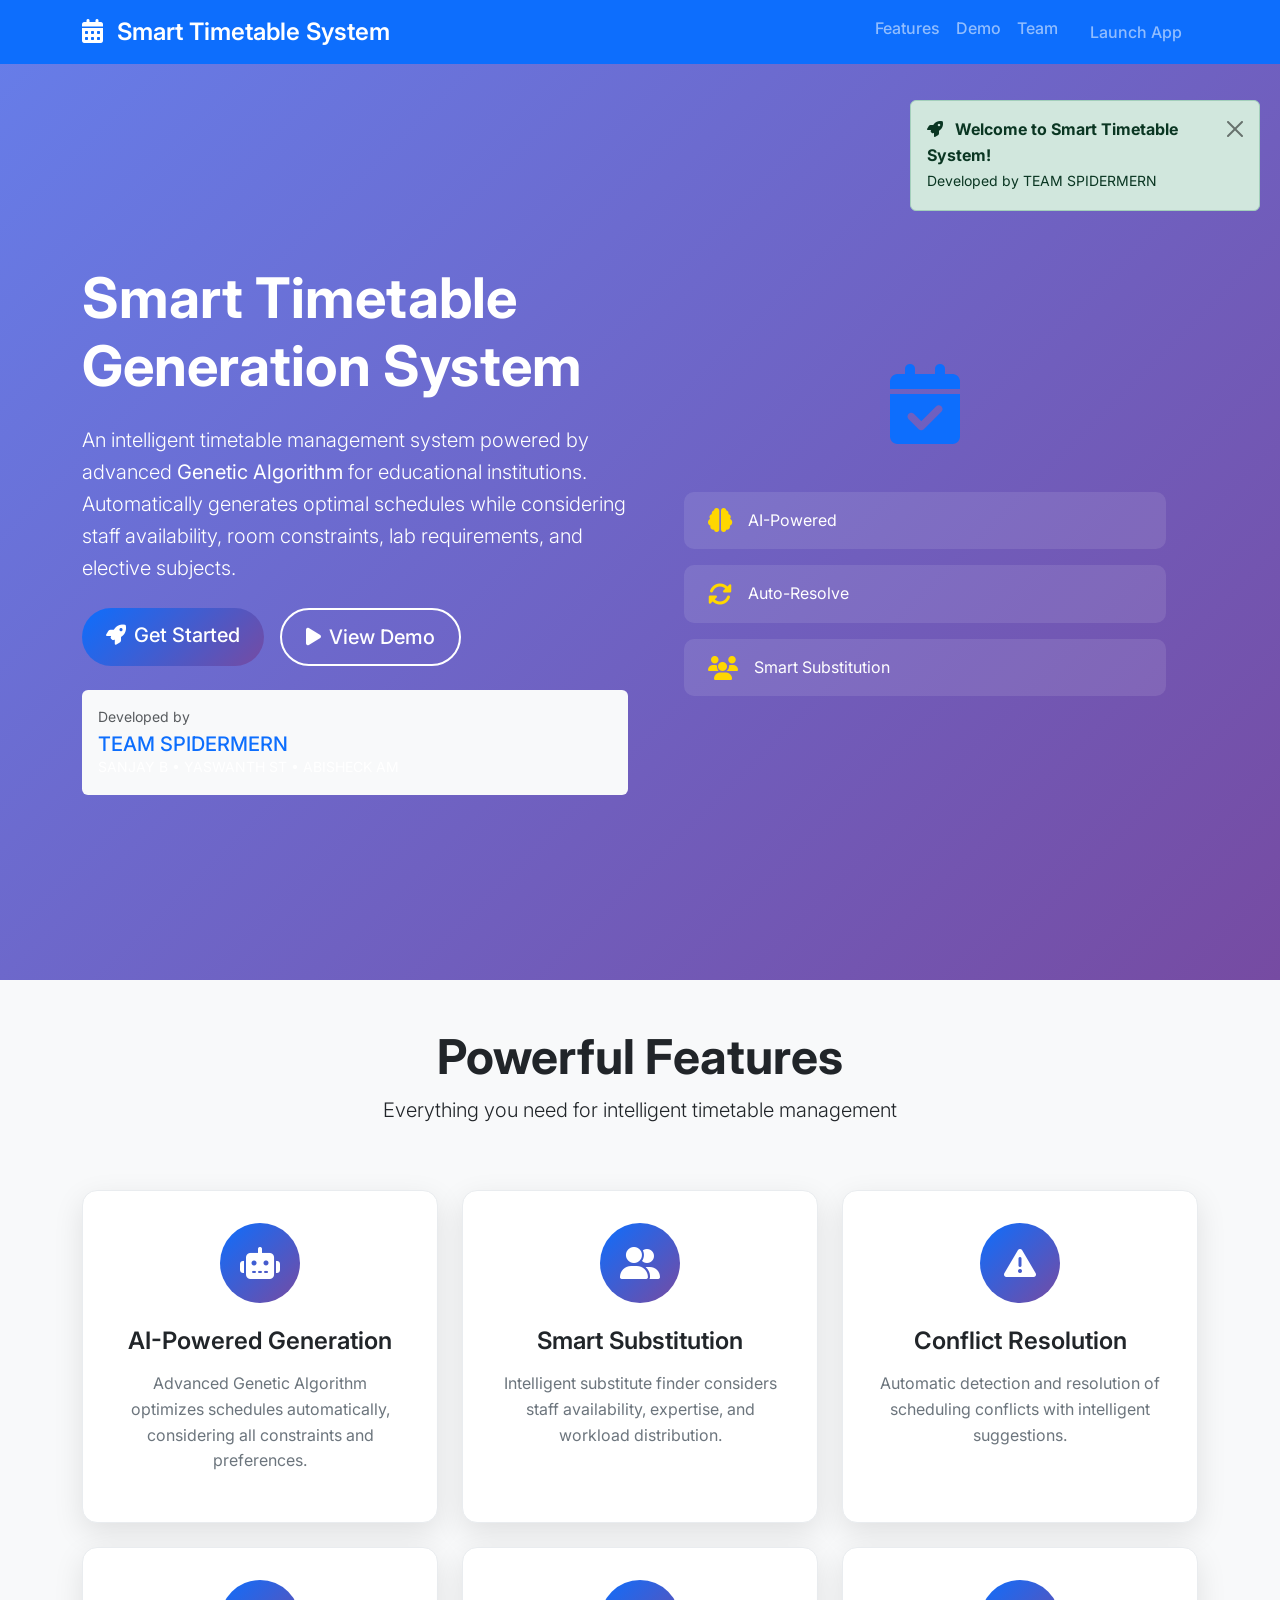
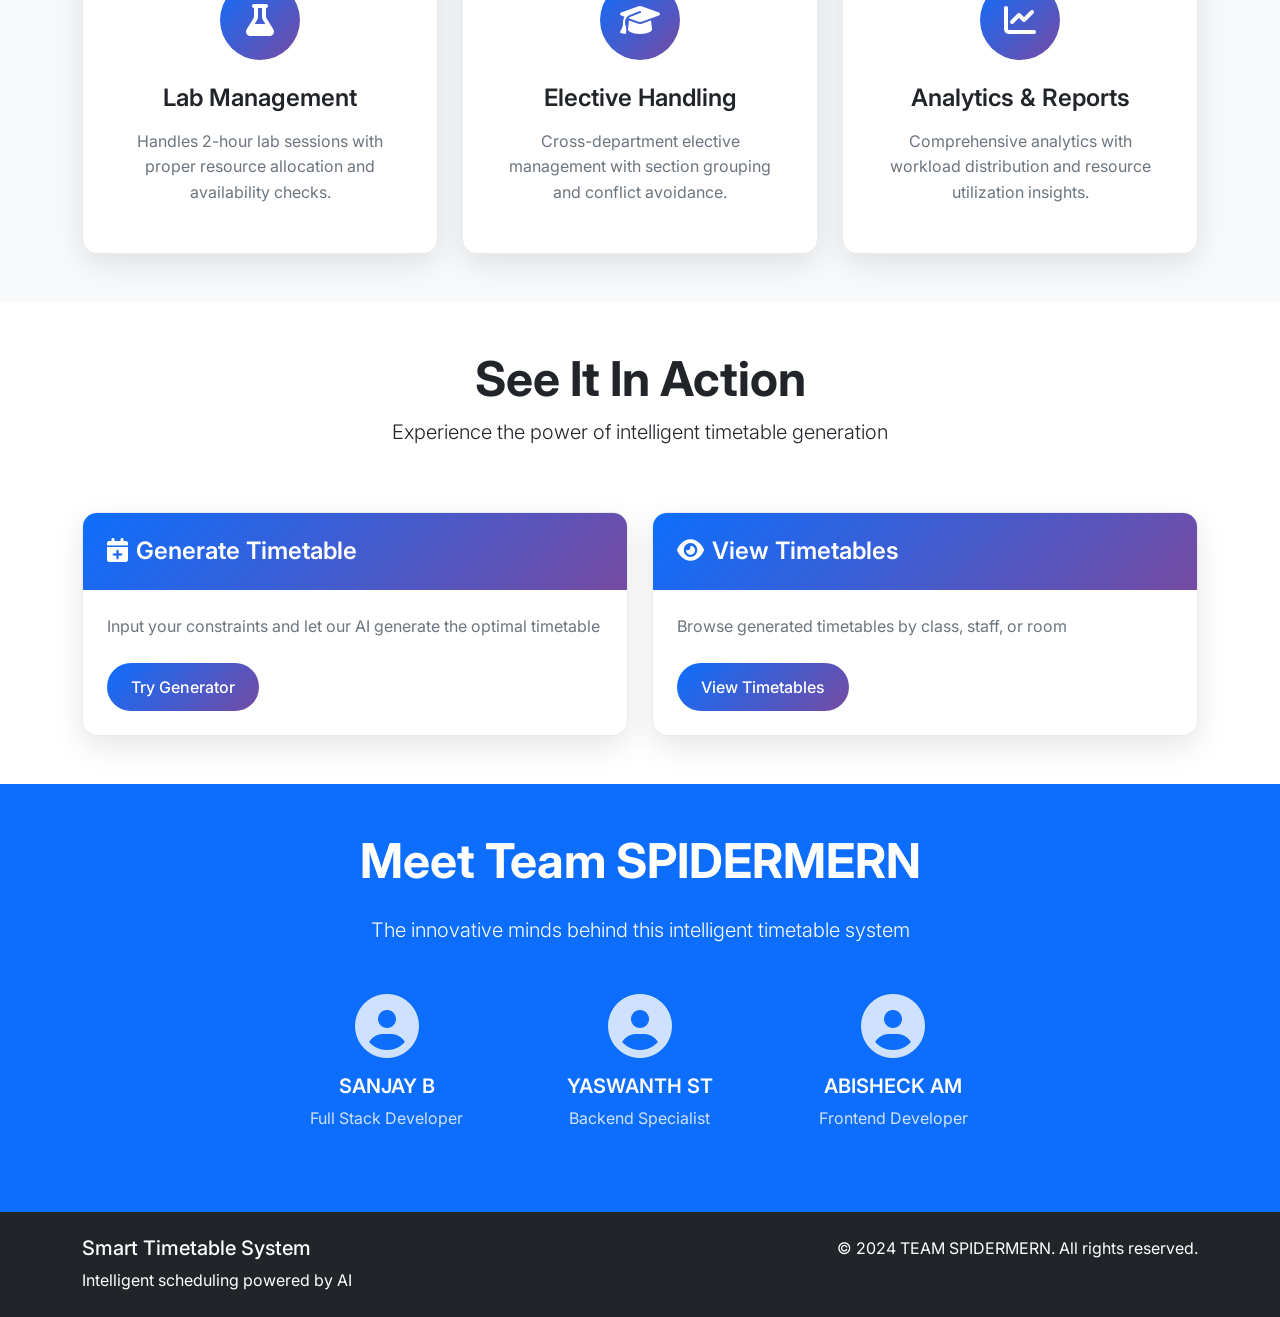
<file: timetable_system/netlify-frontend/index.html>
<!DOCTYPE html>
<html lang="en">
<head>
    <meta charset="UTF-8">
    <meta name="viewport" content="width=device-width, initial-scale=1.0">
    <title>Smart Timetable Generation System | TEAM SPIDERMERN</title>
    
    <!-- Bootstrap 5 CSS -->
    <link href="https://cdn.jsdelivr.net/npm/bootstrap@5.3.0/dist/css/bootstrap.min.css" rel="stylesheet">
    <!-- Font Awesome -->
    <link rel="stylesheet" href="https://cdnjs.cloudflare.com/ajax/libs/font-awesome/6.4.0/css/all.min.css">
    <!-- Google Fonts -->
    <link href="https://fonts.googleapis.com/css2?family=Inter:wght@300;400;500;600;700&display=swap" rel="stylesheet">
    
    <link rel="stylesheet" href="css/style.css">
</head>
<body>
    <!-- Navigation -->
    <nav class="navbar navbar-expand-lg navbar-dark bg-primary fixed-top">
        <div class="container">
            <a class="navbar-brand" href="#">
                <i class="fas fa-calendar-alt me-2"></i>
                Smart Timetable System
            </a>
            <button class="navbar-toggler" type="button" data-bs-toggle="collapse" data-bs-target="#navbarNav">
                <span class="navbar-toggler-icon"></span>
            </button>
            <div class="collapse navbar-collapse" id="navbarNav">
                <ul class="navbar-nav ms-auto">
                    <li class="nav-item">
                        <a class="nav-link" href="#features">Features</a>
                    </li>
                    <li class="nav-item">
                        <a class="nav-link" href="#demo">Demo</a>
                    </li>
                    <li class="nav-item">
                        <a class="nav-link" href="#team">Team</a>
                    </li>
                    <li class="nav-item">
                        <a class="nav-link btn btn-outline-light ms-2 px-3" href="pages/dashboard.html">Launch App</a>
                    </li>
                </ul>
            </div>
        </div>
    </nav>

    <!-- Hero Section -->
    <section class="hero-section">
        <div class="container">
            <div class="row align-items-center min-vh-100">
                <div class="col-lg-6">
                    <div class="hero-content">
                        <h1 class="display-4 fw-bold mb-4">
                            Smart Timetable Generation System
                        </h1>
                        <p class="lead mb-4">
                            An intelligent timetable management system powered by advanced 
                            <strong>Genetic Algorithm</strong> for educational institutions. 
                            Automatically generates optimal schedules while considering staff availability, 
                            room constraints, lab requirements, and elective subjects.
                        </p>
                        <div class="d-flex gap-3">
                            <a href="pages/dashboard.html" class="btn btn-primary btn-lg">
                                <i class="fas fa-rocket me-2"></i>Get Started
                            </a>
                            <a href="#demo" class="btn btn-outline-primary btn-lg">
                                <i class="fas fa-play me-2"></i>View Demo
                            </a>
                        </div>
                        
                        <!-- Team Credit -->
                        <div class="mt-4 p-3 bg-light rounded">
                            <p class="mb-1 text-muted small">Developed by</p>
                            <h5 class="mb-0 text-primary">TEAM SPIDERMERN</h5>
                            <p class="mb-0 small">SANJAY B • YASWANTH ST • ABISHECK AM</p>
                        </div>
                    </div>
                </div>
                <div class="col-lg-6">
                    <div class="hero-image text-center">
                        <div class="timetable-preview">
                            <i class="fas fa-calendar-check display-1 text-primary mb-3"></i>
                            <div class="feature-cards">
                                <div class="feature-card">
                                    <i class="fas fa-brain"></i>
                                    <span>AI-Powered</span>
                                </div>
                                <div class="feature-card">
                                    <i class="fas fa-sync-alt"></i>
                                    <span>Auto-Resolve</span>
                                </div>
                                <div class="feature-card">
                                    <i class="fas fa-users"></i>
                                    <span>Smart Substitution</span>
                                </div>
                            </div>
                        </div>
                    </div>
                </div>
            </div>
        </div>
    </section>

    <!-- Features Section -->
    <section id="features" class="py-5 bg-light">
        <div class="container">
            <div class="row">
                <div class="col-lg-8 mx-auto text-center mb-5">
                    <h2 class="display-5 fw-bold">Powerful Features</h2>
                    <p class="lead">Everything you need for intelligent timetable management</p>
                </div>
            </div>
            
            <div class="row g-4">
                <div class="col-md-6 col-lg-4">
                    <div class="feature-box h-100">
                        <div class="feature-icon">
                            <i class="fas fa-robot"></i>
                        </div>
                        <h4>AI-Powered Generation</h4>
                        <p>Advanced Genetic Algorithm optimizes schedules automatically, considering all constraints and preferences.</p>
                    </div>
                </div>
                
                <div class="col-md-6 col-lg-4">
                    <div class="feature-box h-100">
                        <div class="feature-icon">
                            <i class="fas fa-user-friends"></i>
                        </div>
                        <h4>Smart Substitution</h4>
                        <p>Intelligent substitute finder considers staff availability, expertise, and workload distribution.</p>
                    </div>
                </div>
                
                <div class="col-md-6 col-lg-4">
                    <div class="feature-box h-100">
                        <div class="feature-icon">
                            <i class="fas fa-exclamation-triangle"></i>
                        </div>
                        <h4>Conflict Resolution</h4>
                        <p>Automatic detection and resolution of scheduling conflicts with intelligent suggestions.</p>
                    </div>
                </div>
                
                <div class="col-md-6 col-lg-4">
                    <div class="feature-box h-100">
                        <div class="feature-icon">
                            <i class="fas fa-flask"></i>
                        </div>
                        <h4>Lab Management</h4>
                        <p>Handles 2-hour lab sessions with proper resource allocation and availability checks.</p>
                    </div>
                </div>
                
                <div class="col-md-6 col-lg-4">
                    <div class="feature-box h-100">
                        <div class="feature-icon">
                            <i class="fas fa-graduation-cap"></i>
                        </div>
                        <h4>Elective Handling</h4>
                        <p>Cross-department elective management with section grouping and conflict avoidance.</p>
                    </div>
                </div>
                
                <div class="col-md-6 col-lg-4">
                    <div class="feature-box h-100">
                        <div class="feature-icon">
                            <i class="fas fa-chart-line"></i>
                        </div>
                        <h4>Analytics & Reports</h4>
                        <p>Comprehensive analytics with workload distribution and resource utilization insights.</p>
                    </div>
                </div>
            </div>
        </div>
    </section>

    <!-- Demo Section -->
    <section id="demo" class="py-5">
        <div class="container">
            <div class="row">
                <div class="col-lg-8 mx-auto text-center mb-5">
                    <h2 class="display-5 fw-bold">See It In Action</h2>
                    <p class="lead">Experience the power of intelligent timetable generation</p>
                </div>
            </div>
            
            <div class="row g-4">
                <div class="col-lg-6">
                    <div class="demo-card">
                        <div class="demo-header">
                            <h4><i class="fas fa-calendar-plus me-2"></i>Generate Timetable</h4>
                        </div>
                        <div class="demo-content">
                            <p>Input your constraints and let our AI generate the optimal timetable</p>
                            <a href="pages/generate.html" class="btn btn-primary">Try Generator</a>
                        </div>
                    </div>
                </div>
                
                <div class="col-lg-6">
                    <div class="demo-card">
                        <div class="demo-header">
                            <h4><i class="fas fa-eye me-2"></i>View Timetables</h4>
                        </div>
                        <div class="demo-content">
                            <p>Browse generated timetables by class, staff, or room</p>
                            <a href="pages/view.html" class="btn btn-primary">View Timetables</a>
                        </div>
                    </div>
                </div>
            </div>
        </div>
    </section>

    <!-- Team Section -->
    <section id="team" class="py-5 bg-primary text-white">
        <div class="container">
            <div class="row">
                <div class="col-lg-8 mx-auto text-center">
                    <h2 class="display-5 fw-bold mb-4">Meet Team SPIDERMERN</h2>
                    <p class="lead mb-5">The innovative minds behind this intelligent timetable system</p>
                    
                    <div class="row g-4">
                        <div class="col-md-4">
                            <div class="team-member">
                                <div class="team-avatar">
                                    <i class="fas fa-user-circle"></i>
                                </div>
                                <h5>SANJAY B</h5>
                                <p>Full Stack Developer</p>
                            </div>
                        </div>
                        
                        <div class="col-md-4">
                            <div class="team-member">
                                <div class="team-avatar">
                                    <i class="fas fa-user-circle"></i>
                                </div>
                                <h5>YASWANTH ST</h5>
                                <p>Backend Specialist</p>
                            </div>
                        </div>
                        
                        <div class="col-md-4">
                            <div class="team-member">
                                <div class="team-avatar">
                                    <i class="fas fa-user-circle"></i>
                                </div>
                                <h5>ABISHECK AM</h5>
                                <p>Frontend Developer</p>
                            </div>
                        </div>
                    </div>
                </div>
            </div>
        </div>
    </section>

    <!-- Footer -->
    <footer class="bg-dark text-white py-4">
        <div class="container">
            <div class="row">
                <div class="col-md-6">
                    <h5>Smart Timetable System</h5>
                    <p class="mb-0">Intelligent scheduling powered by AI</p>
                </div>
                <div class="col-md-6 text-md-end">
                    <p class="mb-0">&copy; 2024 TEAM SPIDERMERN. All rights reserved.</p>
                </div>
            </div>
        </div>
    </footer>

    <!-- Bootstrap JS -->
    <script src="https://cdn.jsdelivr.net/npm/bootstrap@5.3.0/dist/js/bootstrap.bundle.min.js"></script>
    <script src="js/main.js"></script>
</body>
</html>
</file>
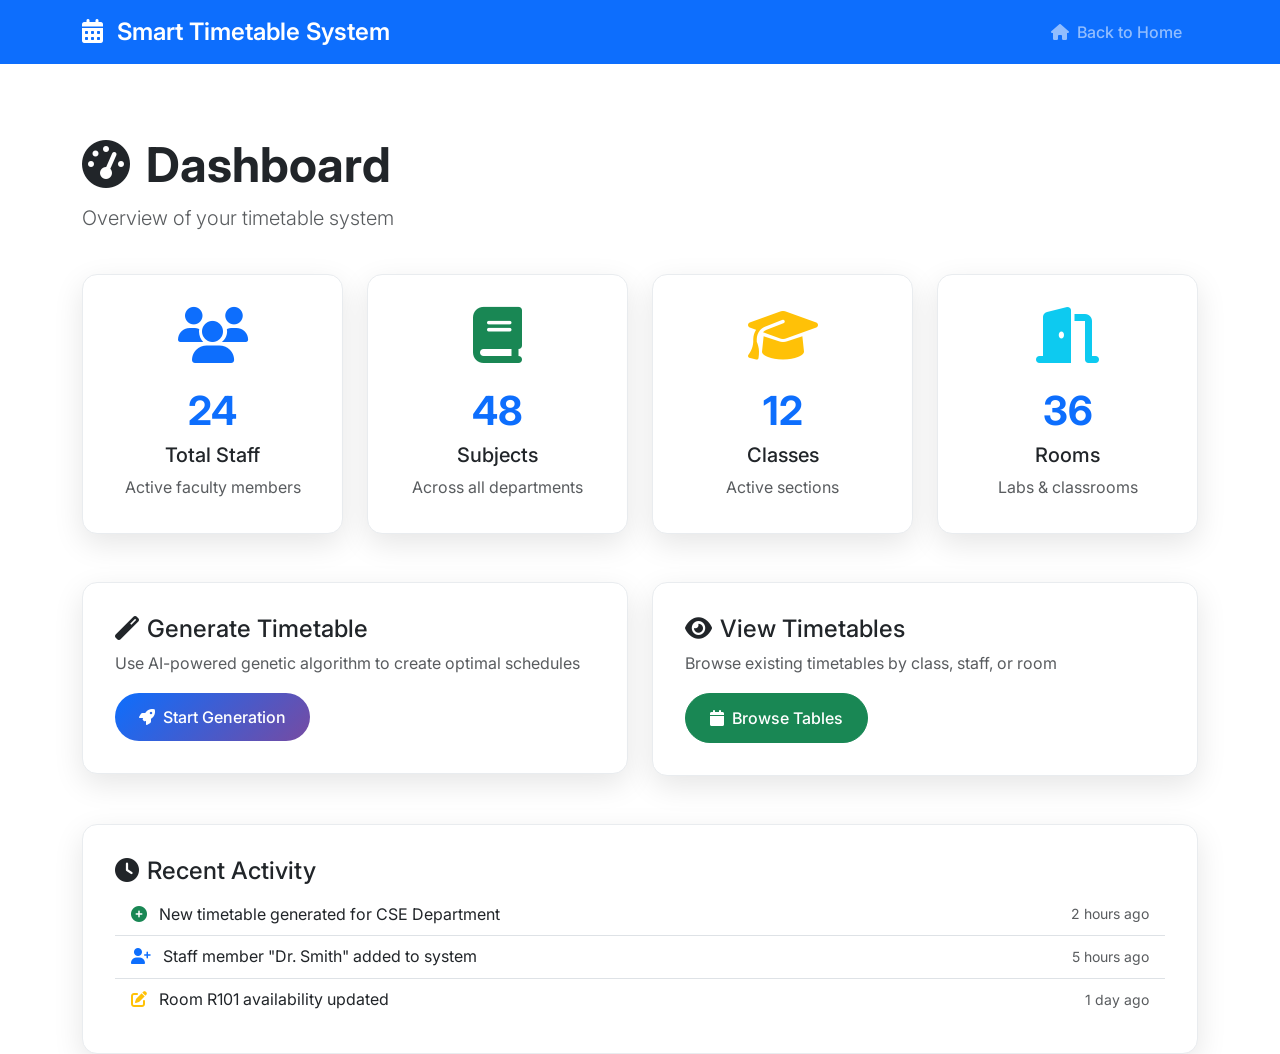
<file: timetable_system/netlify-frontend/pages/dashboard.html>
<!DOCTYPE html>
<html lang="en">
<head>
    <meta charset="UTF-8">
    <meta name="viewport" content="width=device-width, initial-scale=1.0">
    <title>Dashboard - Smart Timetable System</title>
    
    <!-- Bootstrap 5 CSS -->
    <link href="https://cdn.jsdelivr.net/npm/bootstrap@5.3.0/dist/css/bootstrap.min.css" rel="stylesheet">
    <!-- Font Awesome -->
    <link rel="stylesheet" href="https://cdnjs.cloudflare.com/ajax/libs/font-awesome/6.4.0/css/all.min.css">
    <!-- Google Fonts -->
    <link href="https://fonts.googleapis.com/css2?family=Inter:wght@300;400;500;600;700&display=swap" rel="stylesheet">
    
    <link rel="stylesheet" href="../css/style.css">
    <style>
        .dashboard-card {
            background: white;
            border-radius: 15px;
            padding: 2rem;
            box-shadow: 0 10px 30px rgba(0, 0, 0, 0.1);
            transition: transform 0.3s ease;
            border: 1px solid #e9ecef;
        }
        .dashboard-card:hover {
            transform: translateY(-5px);
        }
        .stat-number {
            font-size: 2.5rem;
            font-weight: 700;
            color: var(--primary-color);
        }
    </style>
</head>
<body>
    <!-- Navigation -->
    <nav class="navbar navbar-expand-lg navbar-dark bg-primary">
        <div class="container">
            <a class="navbar-brand" href="../index.html">
                <i class="fas fa-calendar-alt me-2"></i>
                Smart Timetable System
            </a>
            <div class="navbar-nav ms-auto">
                <a class="nav-link btn btn-outline-light px-3" href="../index.html">
                    <i class="fas fa-home me-1"></i> Back to Home
                </a>
            </div>
        </div>
    </nav>

    <!-- Dashboard Content -->
    <div class="container mt-5 pt-4">
        <div class="row mb-4">
            <div class="col-12">
                <h1 class="display-5 fw-bold">
                    <i class="fas fa-tachometer-alt me-3"></i>Dashboard
                </h1>
                <p class="lead text-muted">Overview of your timetable system</p>
            </div>
        </div>

        <!-- Statistics Cards -->
        <div class="row g-4 mb-5">
            <div class="col-md-6 col-lg-3">
                <div class="dashboard-card text-center">
                    <i class="fas fa-users display-4 text-primary mb-3"></i>
                    <div class="stat-number">24</div>
                    <h5>Total Staff</h5>
                    <p class="text-muted mb-0">Active faculty members</p>
                </div>
            </div>
            
            <div class="col-md-6 col-lg-3">
                <div class="dashboard-card text-center">
                    <i class="fas fa-book display-4 text-success mb-3"></i>
                    <div class="stat-number">48</div>
                    <h5>Subjects</h5>
                    <p class="text-muted mb-0">Across all departments</p>
                </div>
            </div>
            
            <div class="col-md-6 col-lg-3">
                <div class="dashboard-card text-center">
                    <i class="fas fa-graduation-cap display-4 text-warning mb-3"></i>
                    <div class="stat-number">12</div>
                    <h5>Classes</h5>
                    <p class="text-muted mb-0">Active sections</p>
                </div>
            </div>
            
            <div class="col-md-6 col-lg-3">
                <div class="dashboard-card text-center">
                    <i class="fas fa-door-open display-4 text-info mb-3"></i>
                    <div class="stat-number">36</div>
                    <h5>Rooms</h5>
                    <p class="text-muted mb-0">Labs & classrooms</p>
                </div>
            </div>
        </div>

        <!-- Quick Actions -->
        <div class="row g-4 mb-5">
            <div class="col-lg-6">
                <div class="dashboard-card">
                    <h4><i class="fas fa-magic me-2"></i>Generate Timetable</h4>
                    <p class="text-muted">Use AI-powered genetic algorithm to create optimal schedules</p>
                    <button class="btn btn-primary" onclick="showDemo('Generate')">
                        <i class="fas fa-rocket me-2"></i>Start Generation
                    </button>
                </div>
            </div>
            
            <div class="col-lg-6">
                <div class="dashboard-card">
                    <h4><i class="fas fa-eye me-2"></i>View Timetables</h4>
                    <p class="text-muted">Browse existing timetables by class, staff, or room</p>
                    <button class="btn btn-success" onclick="showDemo('View')">
                        <i class="fas fa-calendar me-2"></i>Browse Tables
                    </button>
                </div>
            </div>
        </div>

        <!-- Recent Activity -->
        <div class="row">
            <div class="col-12">
                <div class="dashboard-card">
                    <h4><i class="fas fa-clock me-2"></i>Recent Activity</h4>
                    <div class="list-group list-group-flush">
                        <div class="list-group-item d-flex justify-content-between align-items-center">
                            <div>
                                <i class="fas fa-plus-circle text-success me-2"></i>
                                New timetable generated for CSE Department
                            </div>
                            <small class="text-muted">2 hours ago</small>
                        </div>
                        <div class="list-group-item d-flex justify-content-between align-items-center">
                            <div>
                                <i class="fas fa-user-plus text-primary me-2"></i>
                                Staff member "Dr. Smith" added to system
                            </div>
                            <small class="text-muted">5 hours ago</small>
                        </div>
                        <div class="list-group-item d-flex justify-content-between align-items-center">
                            <div>
                                <i class="fas fa-edit text-warning me-2"></i>
                                Room R101 availability updated
                            </div>
                            <small class="text-muted">1 day ago</small>
                        </div>
                    </div>
                </div>
            </div>
        </div>
    </div>

    <!-- Demo Modal -->
    <div class="modal fade" id="demoModal" tabindex="-1">
        <div class="modal-dialog">
            <div class="modal-content">
                <div class="modal-header">
                    <h5 class="modal-title">Demo Feature</h5>
                    <button type="button" class="btn-close" data-bs-dismiss="modal"></button>
                </div>
                <div class="modal-body">
                    <div class="text-center">
                        <i class="fas fa-cog fa-spin display-4 text-primary mb-3"></i>
                        <h4>Feature Coming Soon!</h4>
                        <p>This is a frontend demo. The full Django backend is ready with:</p>
                        <ul class="text-start">
                            <li>✅ Genetic Algorithm Implementation</li>
                            <li>✅ Smart Substitution Engine</li>
                            <li>✅ Conflict Resolution</li>
                            <li>✅ Database Models & Admin</li>
                            <li>✅ API Endpoints</li>
                        </ul>
                        <p><strong>Deploy the Django backend to see it in action!</strong></p>
                    </div>
                </div>
                <div class="modal-footer">
                    <button type="button" class="btn btn-secondary" data-bs-dismiss="modal">Close</button>
                    <a href="../index.html" class="btn btn-primary">Back to Home</a>
                </div>
            </div>
        </div>
    </div>

    <!-- Bootstrap JS -->
    <script src="https://cdn.jsdelivr.net/npm/bootstrap@5.3.0/dist/js/bootstrap.bundle.min.js"></script>
    <script>
        function showDemo(feature) {
            document.querySelector('.modal-title').textContent = `${feature} Timetable Demo`;
            new bootstrap.Modal(document.getElementById('demoModal')).show();
        }

        // Animate numbers on load
        document.addEventListener('DOMContentLoaded', function() {
            const numbers = document.querySelectorAll('.stat-number');
            numbers.forEach(num => {
                const finalValue = parseInt(num.textContent);
                let current = 0;
                const increment = Math.ceil(finalValue / 20);
                
                const timer = setInterval(() => {
                    current += increment;
                    if (current >= finalValue) {
                        current = finalValue;
                        clearInterval(timer);
                    }
                    num.textContent = current;
                }, 50);
            });
        });
    </script>
</body>
</html>
</file>
<file: timetable_system/netlify-frontend/css/style.css>
/* Custom CSS for Smart Timetable System */
:root {
    --primary-color: #0d6efd;
    --secondary-color: #6c757d;
    --success-color: #198754;
    --info-color: #0dcaf0;
    --warning-color: #ffc107;
    --danger-color: #dc3545;
    --light-color: #f8f9fa;
    --dark-color: #212529;
    --font-family: 'Inter', sans-serif;
}

* {
    margin: 0;
    padding: 0;
    box-sizing: border-box;
}

body {
    font-family: var(--font-family);
    line-height: 1.6;
    color: var(--dark-color);
}

/* Hero Section */
.hero-section {
    background: linear-gradient(135deg, #667eea 0%, #764ba2 100%);
    color: white;
    min-height: 100vh;
    display: flex;
    align-items: center;
    padding-top: 80px;
}

.hero-content {
    animation: fadeInUp 1s ease-out;
}

.hero-image {
    animation: fadeInRight 1s ease-out 0.3s both;
}

.timetable-preview {
    position: relative;
    padding: 2rem;
}

.feature-cards {
    display: flex;
    flex-direction: column;
    gap: 1rem;
    margin-top: 2rem;
}

.feature-card {
    background: rgba(255, 255, 255, 0.1);
    backdrop-filter: blur(10px);
    padding: 1rem 1.5rem;
    border-radius: 10px;
    display: flex;
    align-items: center;
    gap: 1rem;
    transition: transform 0.3s ease;
}

.feature-card:hover {
    transform: translateX(10px);
}

.feature-card i {
    font-size: 1.5rem;
    color: #ffd700;
}

/* Feature Boxes */
.feature-box {
    background: white;
    padding: 2rem;
    border-radius: 15px;
    text-align: center;
    box-shadow: 0 10px 30px rgba(0, 0, 0, 0.1);
    transition: transform 0.3s ease, box-shadow 0.3s ease;
    border: 1px solid #e9ecef;
}

.feature-box:hover {
    transform: translateY(-10px);
    box-shadow: 0 20px 40px rgba(0, 0, 0, 0.15);
}

.feature-icon {
    width: 80px;
    height: 80px;
    background: linear-gradient(135deg, var(--primary-color), #764ba2);
    border-radius: 50%;
    display: flex;
    align-items: center;
    justify-content: center;
    margin: 0 auto 1.5rem;
    transition: transform 0.3s ease;
}

.feature-box:hover .feature-icon {
    transform: scale(1.1);
}

.feature-icon i {
    font-size: 2rem;
    color: white;
}

.feature-box h4 {
    margin-bottom: 1rem;
    color: var(--dark-color);
    font-weight: 600;
}

.feature-box p {
    color: var(--secondary-color);
    line-height: 1.6;
}

/* Demo Cards */
.demo-card {
    background: white;
    border-radius: 15px;
    overflow: hidden;
    box-shadow: 0 10px 30px rgba(0, 0, 0, 0.1);
    transition: transform 0.3s ease;
    border: 1px solid #e9ecef;
}

.demo-card:hover {
    transform: translateY(-5px);
}

.demo-header {
    background: linear-gradient(135deg, var(--primary-color), #764ba2);
    color: white;
    padding: 1.5rem;
}

.demo-header h4 {
    margin: 0;
    font-weight: 600;
}

.demo-content {
    padding: 1.5rem;
}

.demo-content p {
    color: var(--secondary-color);
    margin-bottom: 1.5rem;
}

/* Team Section */
.team-member {
    text-align: center;
    margin-bottom: 2rem;
}

.team-avatar {
    margin-bottom: 1rem;
}

.team-avatar i {
    font-size: 4rem;
    color: rgba(255, 255, 255, 0.8);
}

.team-member h5 {
    margin-bottom: 0.5rem;
    font-weight: 600;
}

.team-member p {
    color: rgba(255, 255, 255, 0.8);
    margin: 0;
}

/* Navigation */
.navbar-brand {
    font-weight: 600;
    font-size: 1.5rem;
}

.navbar-nav .nav-link {
    font-weight: 500;
    transition: color 0.3s ease;
}

.navbar-nav .nav-link:hover {
    color: #ffd700 !important;
}

/* Buttons */
.btn {
    font-weight: 500;
    padding: 0.75rem 1.5rem;
    border-radius: 50px;
    transition: all 0.3s ease;
    text-decoration: none;
    display: inline-block;
}

.btn:hover {
    transform: translateY(-2px);
    box-shadow: 0 5px 15px rgba(0, 0, 0, 0.2);
}

.btn-primary {
    background: linear-gradient(135deg, var(--primary-color), #764ba2);
    border: none;
}

.btn-outline-primary {
    border: 2px solid white;
    color: white;
}

.btn-outline-primary:hover {
    background: white;
    color: var(--primary-color);
}

/* Animations */
@keyframes fadeInUp {
    from {
        opacity: 0;
        transform: translateY(30px);
    }
    to {
        opacity: 1;
        transform: translateY(0);
    }
}

@keyframes fadeInRight {
    from {
        opacity: 0;
        transform: translateX(30px);
    }
    to {
        opacity: 1;
        transform: translateX(0);
    }
}

/* Responsive Design */
@media (max-width: 768px) {
    .hero-section {
        text-align: center;
    }
    
    .feature-cards {
        align-items: center;
    }
    
    .feature-card {
        max-width: 250px;
    }
    
    .display-4 {
        font-size: 2rem;
    }
    
    .hero-content .d-flex {
        flex-direction: column;
        gap: 1rem !important;
    }
    
    .btn-lg {
        width: 100%;
    }
}

@media (max-width: 576px) {
    .feature-box {
        padding: 1.5rem;
    }
    
    .demo-header,
    .demo-content {
        padding: 1rem;
    }
    
    .team-avatar i {
        font-size: 3rem;
    }
}

/* Utilities */
.bg-gradient-primary {
    background: linear-gradient(135deg, var(--primary-color), #764ba2);
}

.text-gradient {
    background: linear-gradient(135deg, var(--primary-color), #764ba2);
    -webkit-background-clip: text;
    -webkit-text-fill-color: transparent;
    background-clip: text;
}

.shadow-lg {
    box-shadow: 0 1rem 3rem rgba(0, 0, 0, 0.175) !important;
}

/* Loading Animation */
.loading {
    display: inline-block;
    width: 20px;
    height: 20px;
    border: 3px solid rgba(255, 255, 255, 0.3);
    border-radius: 50%;
    border-top-color: white;
    animation: spin 1s ease-in-out infinite;
}

@keyframes spin {
    to {
        transform: rotate(360deg);
    }
}

/* Custom Scrollbar */
::-webkit-scrollbar {
    width: 8px;
}

::-webkit-scrollbar-track {
    background: #f1f1f1;
}

::-webkit-scrollbar-thumb {
    background: var(--primary-color);
    border-radius: 4px;
}

::-webkit-scrollbar-thumb:hover {
    background: #0056b3;
}
</file>
